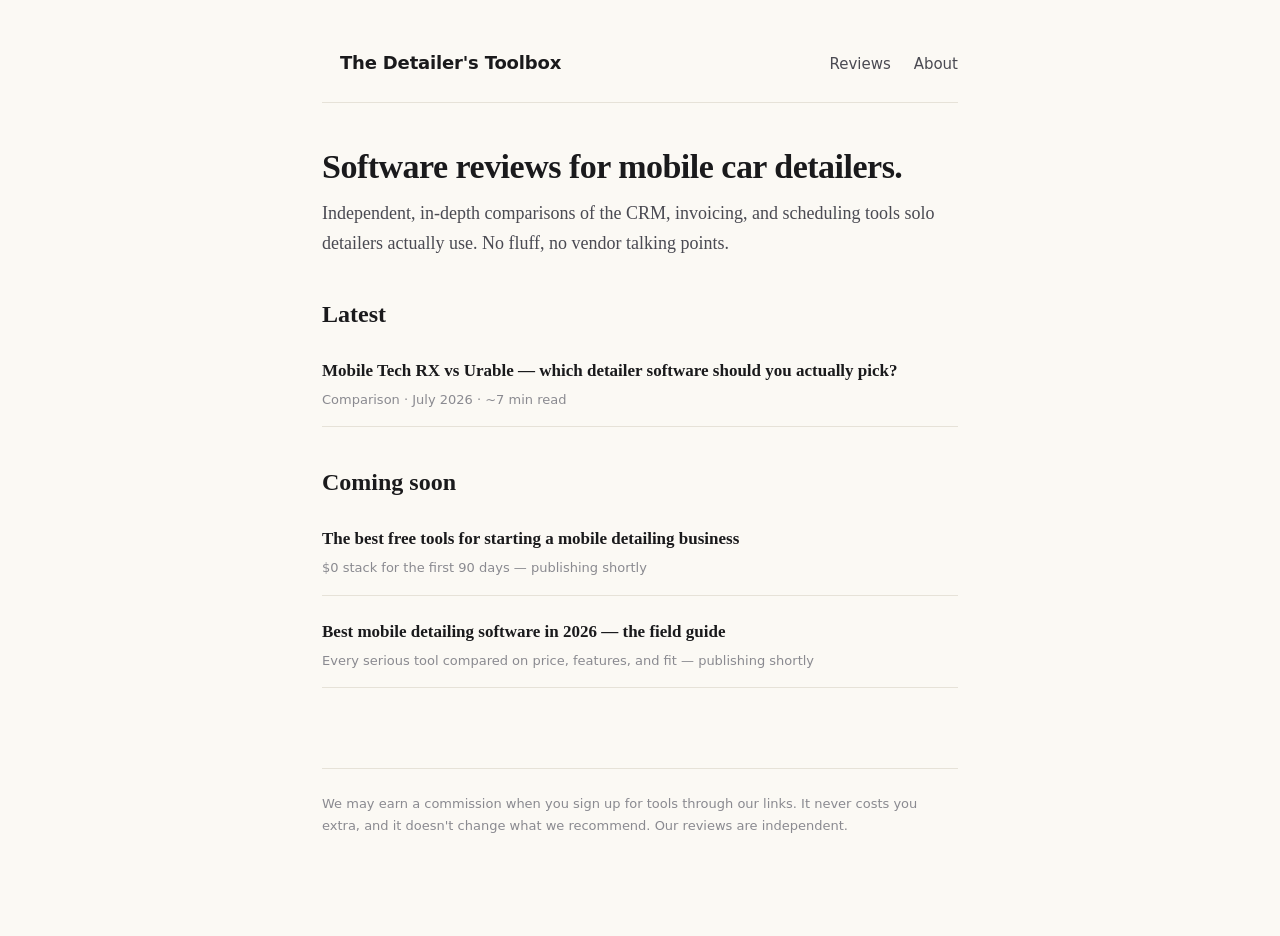
<file: index.html>
<!DOCTYPE html>
<html lang="en">
<head>
<meta charset="utf-8">
<meta name="viewport" content="width=device-width, initial-scale=1">
<title>The Detailer's Toolbox — honest reviews of software for mobile car detailers</title>
<meta name="description" content="Independent, in-depth reviews and comparisons of the software mobile car detailers actually use — CRM, invoicing, scheduling, and payments.">
<meta property="og:title" content="The Detailer's Toolbox">
<meta property="og:description" content="Independent software reviews for mobile car detailers.">
<meta property="og:type" content="website">
<link rel="stylesheet" href="assets/style.css">
</head>
<body>
<div class="wrap">

<nav class="site-nav">
  <a class="brand" href="/">The Detailer's Toolbox</a>
  <div>
    <a href="/">Reviews</a>
    <a href="/">About</a>
  </div>
</nav>

<h1>Software reviews for mobile car detailers.</h1>
<p class="subtitle">Independent, in-depth comparisons of the CRM, invoicing, and scheduling tools solo detailers actually use. No fluff, no vendor talking points.</p>

<h2>Latest</h2>
<ul class="post-list">
  <li>
    <a href="posts/mobile-tech-rx-vs-urable">Mobile Tech RX vs Urable &mdash; which detailer software should you actually pick?</a>
    <div class="post-meta">Comparison &middot; July 2026 &middot; ~7 min read</div>
  </li>
</ul>

<h2>Coming soon</h2>
<ul class="post-list">
  <li>
    <a href="#">The best free tools for starting a mobile detailing business</a>
    <div class="post-meta">$0 stack for the first 90 days &mdash; publishing shortly</div>
  </li>
  <li>
    <a href="#">Best mobile detailing software in 2026 &mdash; the field guide</a>
    <div class="post-meta">Every serious tool compared on price, features, and fit &mdash; publishing shortly</div>
  </li>
</ul>

<footer>
  We may earn a commission when you sign up for tools through our links. It never costs you extra, and it doesn't change what we recommend. Our reviews are independent.
</footer>

</div>
</body>
</html>
</file>
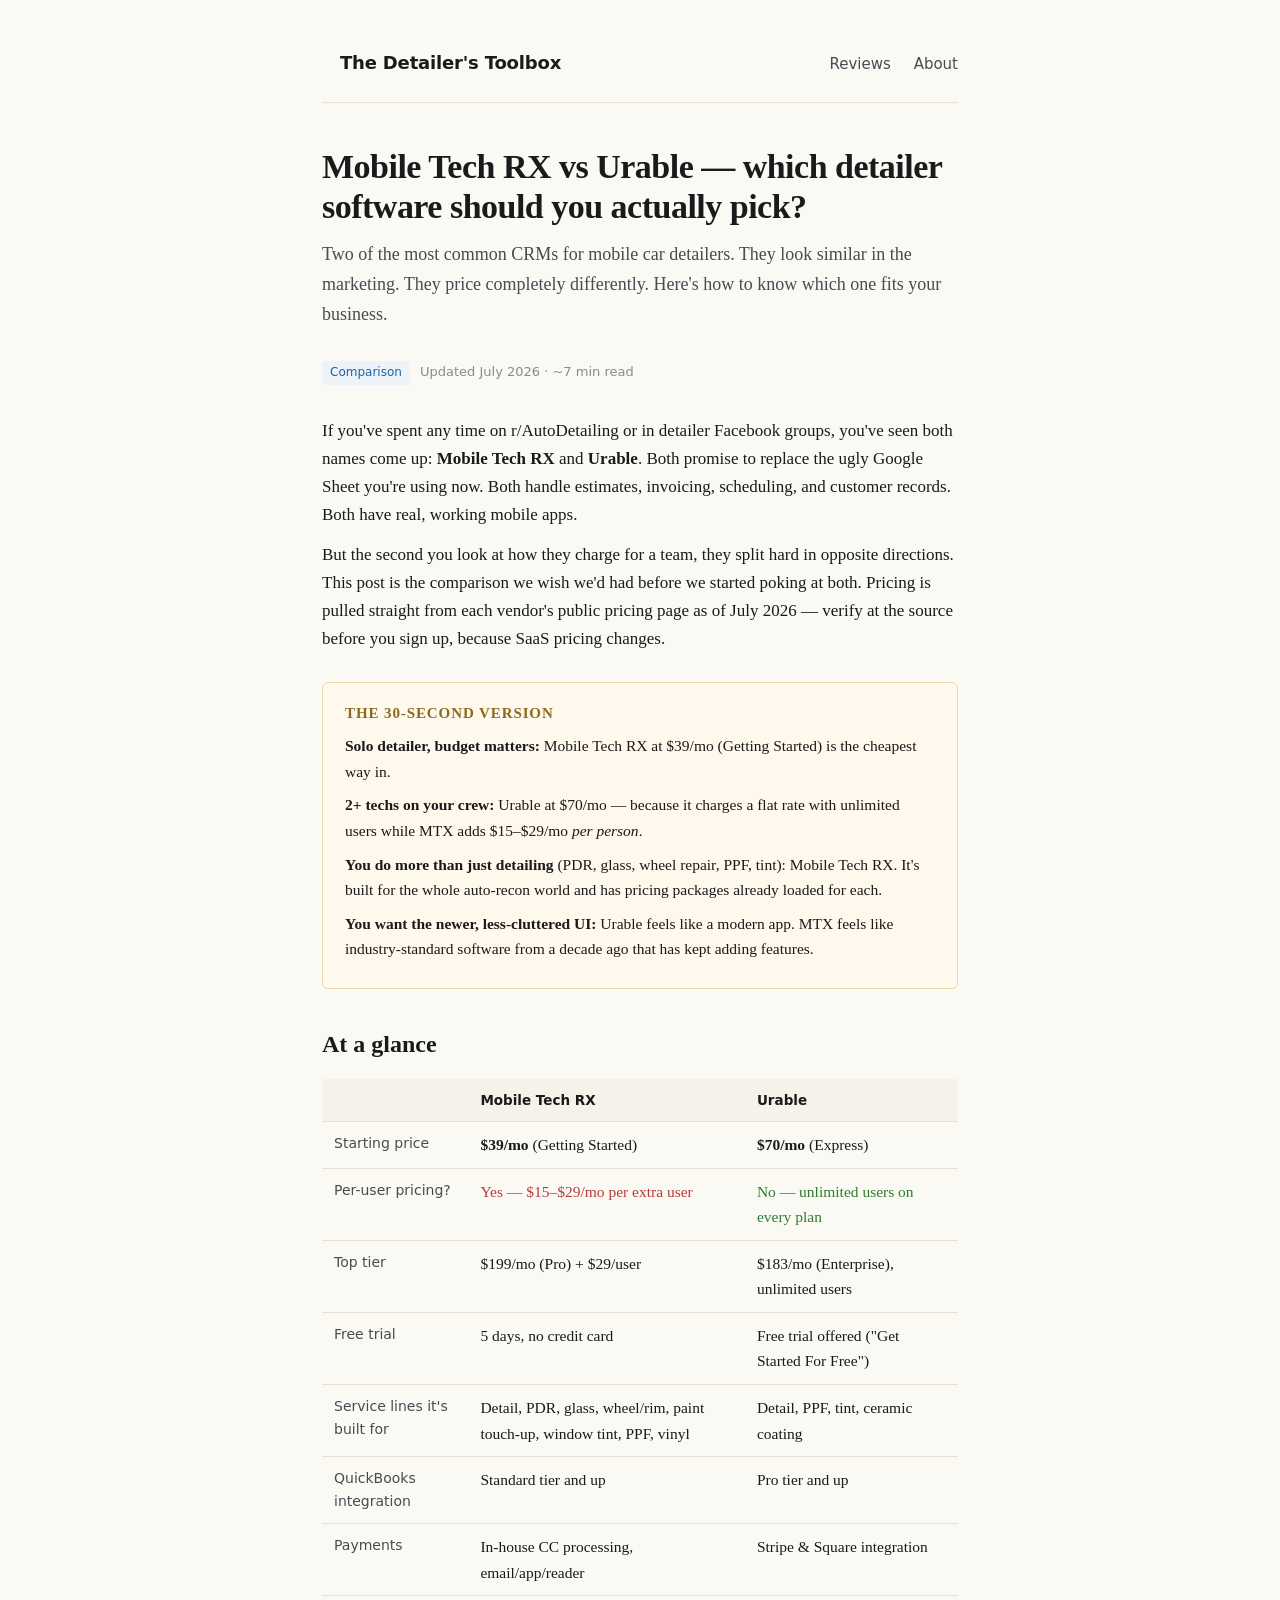
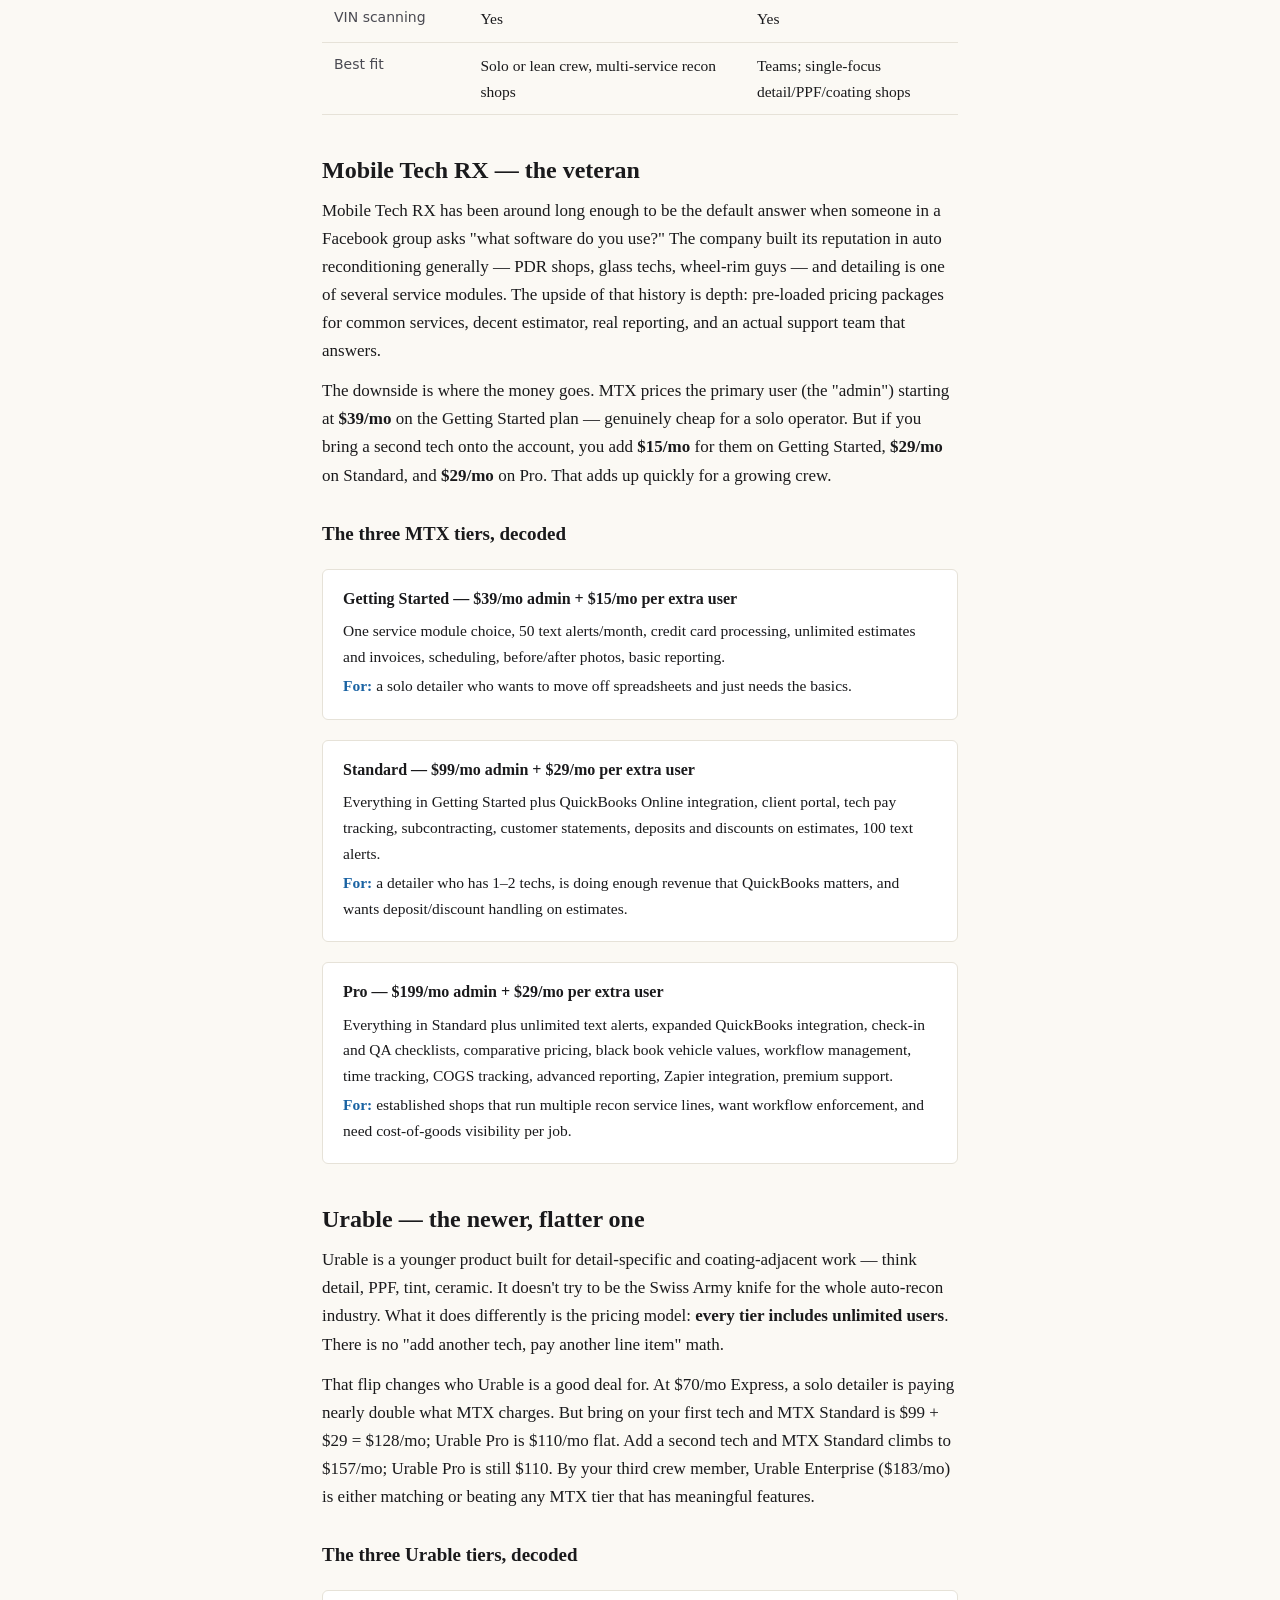
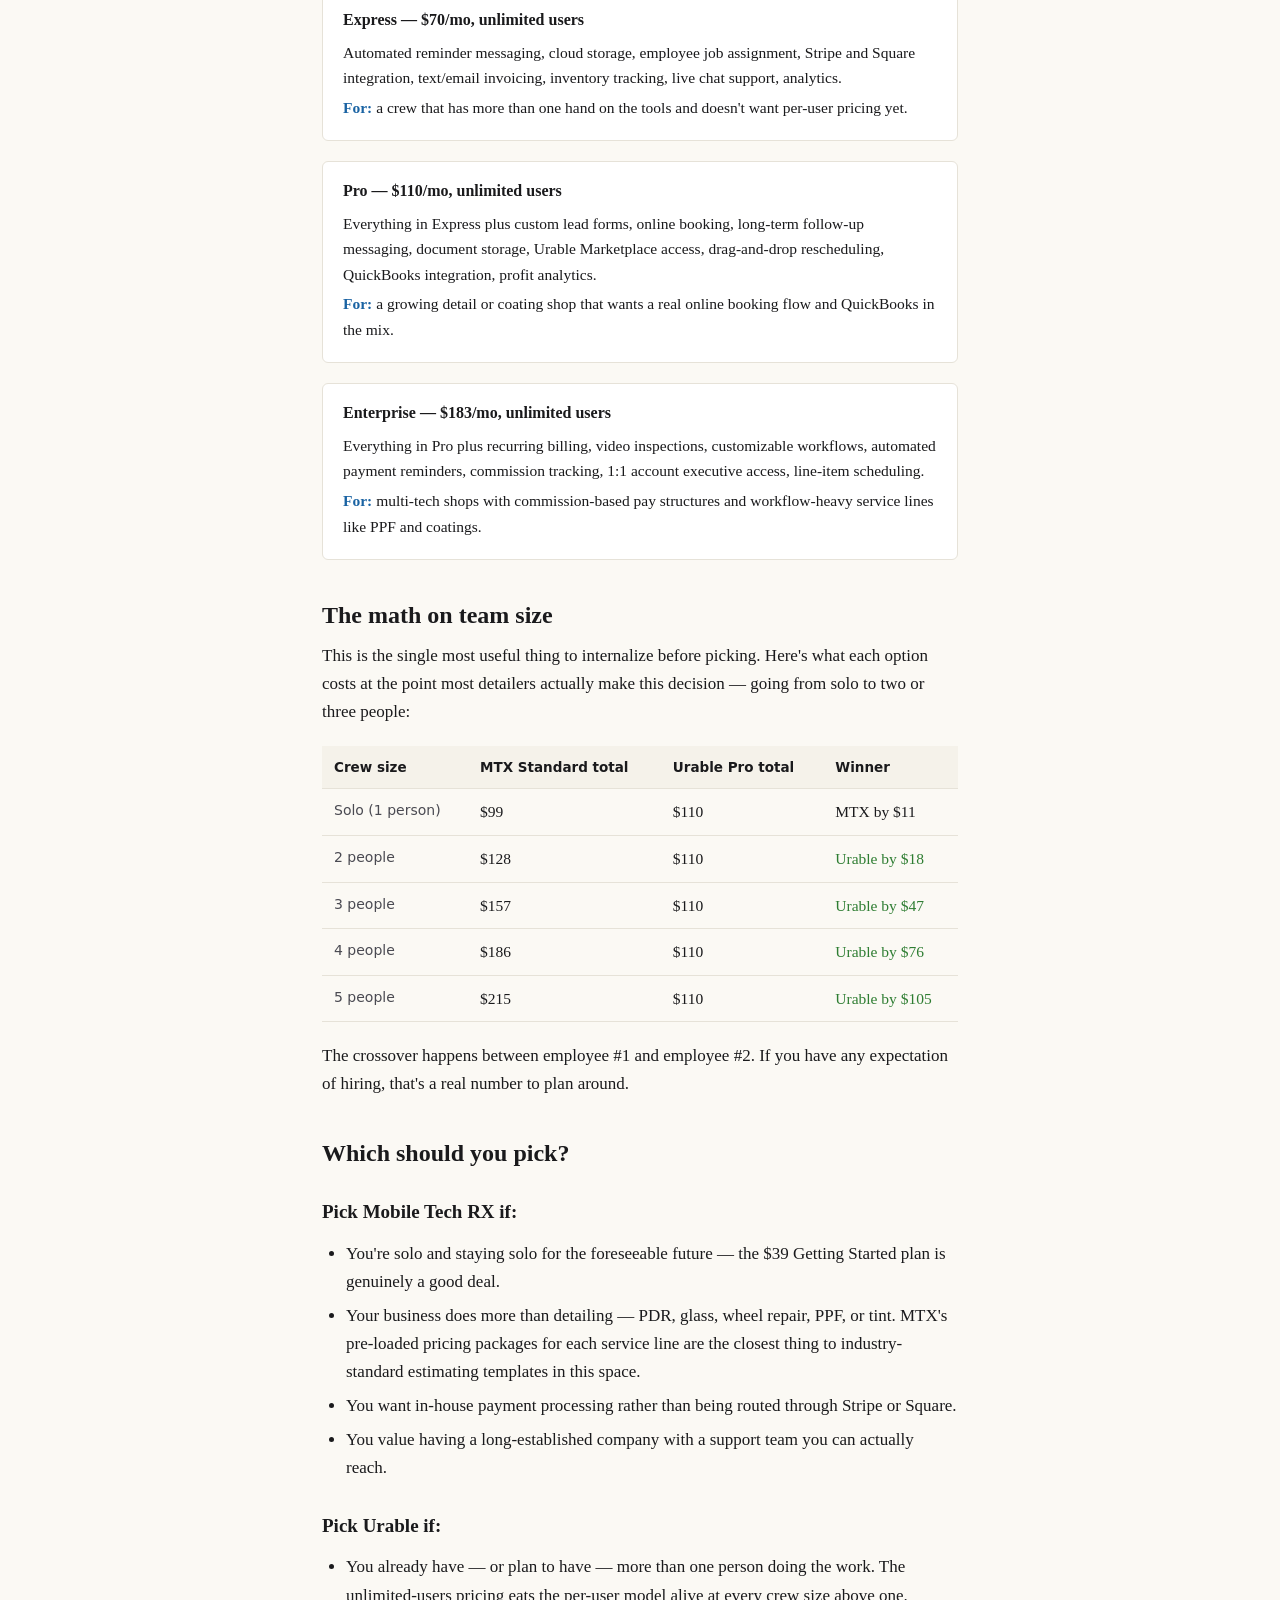
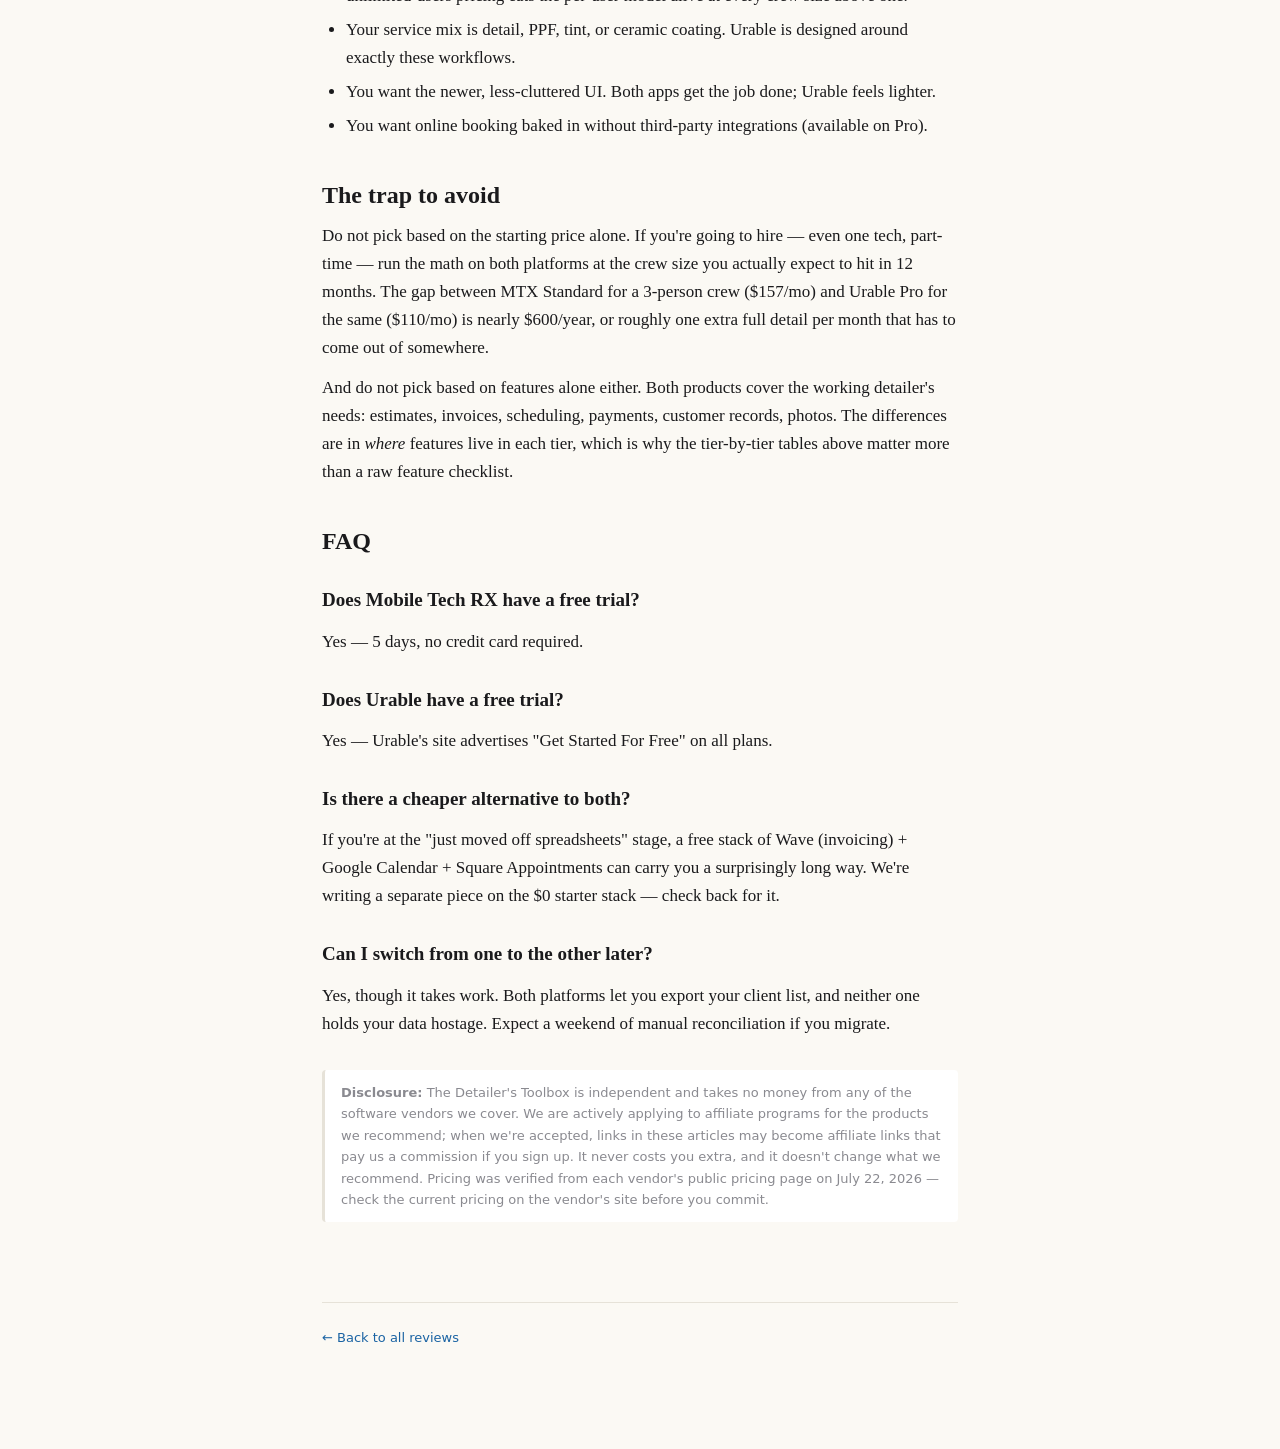
<file: posts/mobile-tech-rx-vs-urable.html>
<!DOCTYPE html>
<html lang="en">
<head>
<meta charset="utf-8">
<meta name="viewport" content="width=device-width, initial-scale=1">
<title>Mobile Tech RX vs Urable (2026) — which detailer software should you actually pick?</title>
<meta name="description" content="A real comparison of Mobile Tech RX and Urable for mobile car detailers. Current pricing, the per-user gotcha that changes everything, and which one fits solo operators vs small crews.">
<link rel="canonical" href="https://moneyp-site-detailers.duckboii-business.workers.dev/posts/mobile-tech-rx-vs-urable">
<meta property="og:title" content="Mobile Tech RX vs Urable (2026)">
<meta property="og:description" content="A real comparison for mobile detailers. Current pricing, the per-user gotcha, and how to pick.">
<meta property="og:type" content="article">
<meta property="og:url" content="https://moneyp-site-detailers.duckboii-business.workers.dev/posts/mobile-tech-rx-vs-urable">
<link rel="stylesheet" href="../assets/style.css">
</head>
<body>
<div class="wrap">

<nav class="site-nav">
  <a class="brand" href="../">The Detailer's Toolbox</a>
  <div>
    <a href="../">Reviews</a>
    <a href="../">About</a>
  </div>
</nav>

<article>

<h1>Mobile Tech RX vs Urable — which detailer software should you actually pick?</h1>
<p class="subtitle">Two of the most common CRMs for mobile car detailers. They look similar in the marketing. They price completely differently. Here's how to know which one fits your business.</p>
<div class="byline">
  <span class="tag">Comparison</span>
  Updated July 2026 &middot; ~7 min read
</div>

<p>If you've spent any time on r/AutoDetailing or in detailer Facebook groups, you've seen both names come up: <strong>Mobile Tech RX</strong> and <strong>Urable</strong>. Both promise to replace the ugly Google Sheet you're using now. Both handle estimates, invoicing, scheduling, and customer records. Both have real, working mobile apps.</p>

<p>But the second you look at how they charge for a team, they split hard in opposite directions. This post is the comparison we wish we'd had before we started poking at both. Pricing is pulled straight from each vendor's public pricing page as of July 2026 &mdash; verify at the source before you sign up, because SaaS pricing changes.</p>

<div class="tldr">
  <h3>The 30-second version</h3>
  <p><strong>Solo detailer, budget matters:</strong> Mobile Tech RX at $39/mo (Getting Started) is the cheapest way in.</p>
  <p><strong>2+ techs on your crew:</strong> Urable at $70/mo &mdash; because it charges a flat rate with unlimited users while MTX adds $15&ndash;$29/mo <em>per person</em>.</p>
  <p><strong>You do more than just detailing</strong> (PDR, glass, wheel repair, PPF, tint): Mobile Tech RX. It's built for the whole auto-recon world and has pricing packages already loaded for each.</p>
  <p><strong>You want the newer, less-cluttered UI:</strong> Urable feels like a modern app. MTX feels like industry-standard software from a decade ago that has kept adding features.</p>
</div>

<h2>At a glance</h2>

<table class="compare-table">
  <thead>
    <tr>
      <th></th>
      <th>Mobile Tech RX</th>
      <th>Urable</th>
    </tr>
  </thead>
  <tbody>
    <tr>
      <td>Starting price</td>
      <td><strong>$39/mo</strong> (Getting Started)</td>
      <td><strong>$70/mo</strong> (Express)</td>
    </tr>
    <tr>
      <td>Per-user pricing?</td>
      <td class="no">Yes &mdash; $15&ndash;$29/mo per extra user</td>
      <td class="yes">No &mdash; unlimited users on every plan</td>
    </tr>
    <tr>
      <td>Top tier</td>
      <td>$199/mo (Pro) + $29/user</td>
      <td>$183/mo (Enterprise), unlimited users</td>
    </tr>
    <tr>
      <td>Free trial</td>
      <td>5 days, no credit card</td>
      <td>Free trial offered ("Get Started For Free")</td>
    </tr>
    <tr>
      <td>Service lines it's built for</td>
      <td>Detail, PDR, glass, wheel/rim, paint touch-up, window tint, PPF, vinyl</td>
      <td>Detail, PPF, tint, ceramic coating</td>
    </tr>
    <tr>
      <td>QuickBooks integration</td>
      <td>Standard tier and up</td>
      <td>Pro tier and up</td>
    </tr>
    <tr>
      <td>Payments</td>
      <td>In-house CC processing, email/app/reader</td>
      <td>Stripe &amp; Square integration</td>
    </tr>
    <tr>
      <td>VIN scanning</td>
      <td>Yes</td>
      <td>Yes</td>
    </tr>
    <tr>
      <td>Best fit</td>
      <td>Solo or lean crew, multi-service recon shops</td>
      <td>Teams; single-focus detail/PPF/coating shops</td>
    </tr>
  </tbody>
</table>

<h2>Mobile Tech RX &mdash; the veteran</h2>

<p>Mobile Tech RX has been around long enough to be the default answer when someone in a Facebook group asks "what software do you use?" The company built its reputation in auto reconditioning generally &mdash; PDR shops, glass techs, wheel-rim guys &mdash; and detailing is one of several service modules. The upside of that history is depth: pre-loaded pricing packages for common services, decent estimator, real reporting, and an actual support team that answers.</p>

<p>The downside is where the money goes. MTX prices the primary user (the "admin") starting at <strong>$39/mo</strong> on the Getting Started plan &mdash; genuinely cheap for a solo operator. But if you bring a second tech onto the account, you add <strong>$15/mo</strong> for them on Getting Started, <strong>$29/mo</strong> on Standard, and <strong>$29/mo</strong> on Pro. That adds up quickly for a growing crew.</p>

<h3>The three MTX tiers, decoded</h3>

<div class="verdict-box">
  <h4>Getting Started &mdash; $39/mo admin + $15/mo per extra user</h4>
  <p>One service module choice, 50 text alerts/month, credit card processing, unlimited estimates and invoices, scheduling, before/after photos, basic reporting.</p>
  <p><span class="who">For:</span> a solo detailer who wants to move off spreadsheets and just needs the basics.</p>
</div>

<div class="verdict-box">
  <h4>Standard &mdash; $99/mo admin + $29/mo per extra user</h4>
  <p>Everything in Getting Started plus QuickBooks Online integration, client portal, tech pay tracking, subcontracting, customer statements, deposits and discounts on estimates, 100 text alerts.</p>
  <p><span class="who">For:</span> a detailer who has 1&ndash;2 techs, is doing enough revenue that QuickBooks matters, and wants deposit/discount handling on estimates.</p>
</div>

<div class="verdict-box">
  <h4>Pro &mdash; $199/mo admin + $29/mo per extra user</h4>
  <p>Everything in Standard plus unlimited text alerts, expanded QuickBooks integration, check-in and QA checklists, comparative pricing, black book vehicle values, workflow management, time tracking, COGS tracking, advanced reporting, Zapier integration, premium support.</p>
  <p><span class="who">For:</span> established shops that run multiple recon service lines, want workflow enforcement, and need cost-of-goods visibility per job.</p>
</div>

<h2>Urable &mdash; the newer, flatter one</h2>

<p>Urable is a younger product built for detail-specific and coating-adjacent work &mdash; think detail, PPF, tint, ceramic. It doesn't try to be the Swiss Army knife for the whole auto-recon industry. What it does differently is the pricing model: <strong>every tier includes unlimited users</strong>. There is no "add another tech, pay another line item" math.</p>

<p>That flip changes who Urable is a good deal for. At $70/mo Express, a solo detailer is paying nearly double what MTX charges. But bring on your first tech and MTX Standard is $99 + $29 = $128/mo; Urable Pro is $110/mo flat. Add a second tech and MTX Standard climbs to $157/mo; Urable Pro is still $110. By your third crew member, Urable Enterprise ($183/mo) is either matching or beating any MTX tier that has meaningful features.</p>

<h3>The three Urable tiers, decoded</h3>

<div class="verdict-box">
  <h4>Express &mdash; $70/mo, unlimited users</h4>
  <p>Automated reminder messaging, cloud storage, employee job assignment, Stripe and Square integration, text/email invoicing, inventory tracking, live chat support, analytics.</p>
  <p><span class="who">For:</span> a crew that has more than one hand on the tools and doesn't want per-user pricing yet.</p>
</div>

<div class="verdict-box">
  <h4>Pro &mdash; $110/mo, unlimited users</h4>
  <p>Everything in Express plus custom lead forms, online booking, long-term follow-up messaging, document storage, Urable Marketplace access, drag-and-drop rescheduling, QuickBooks integration, profit analytics.</p>
  <p><span class="who">For:</span> a growing detail or coating shop that wants a real online booking flow and QuickBooks in the mix.</p>
</div>

<div class="verdict-box">
  <h4>Enterprise &mdash; $183/mo, unlimited users</h4>
  <p>Everything in Pro plus recurring billing, video inspections, customizable workflows, automated payment reminders, commission tracking, 1:1 account executive access, line-item scheduling.</p>
  <p><span class="who">For:</span> multi-tech shops with commission-based pay structures and workflow-heavy service lines like PPF and coatings.</p>
</div>

<h2>The math on team size</h2>

<p>This is the single most useful thing to internalize before picking. Here's what each option costs at the point most detailers actually make this decision &mdash; going from solo to two or three people:</p>

<table class="compare-table">
  <thead>
    <tr>
      <th>Crew size</th>
      <th>MTX Standard total</th>
      <th>Urable Pro total</th>
      <th>Winner</th>
    </tr>
  </thead>
  <tbody>
    <tr><td>Solo (1 person)</td><td>$99</td><td>$110</td><td>MTX by $11</td></tr>
    <tr><td>2 people</td><td>$128</td><td>$110</td><td class="yes">Urable by $18</td></tr>
    <tr><td>3 people</td><td>$157</td><td>$110</td><td class="yes">Urable by $47</td></tr>
    <tr><td>4 people</td><td>$186</td><td>$110</td><td class="yes">Urable by $76</td></tr>
    <tr><td>5 people</td><td>$215</td><td>$110</td><td class="yes">Urable by $105</td></tr>
  </tbody>
</table>

<p>The crossover happens between employee #1 and employee #2. If you have any expectation of hiring, that's a real number to plan around.</p>

<h2>Which should you pick?</h2>

<h3>Pick Mobile Tech RX if:</h3>
<ul>
  <li>You're solo and staying solo for the foreseeable future &mdash; the $39 Getting Started plan is genuinely a good deal.</li>
  <li>Your business does more than detailing &mdash; PDR, glass, wheel repair, PPF, or tint. MTX's pre-loaded pricing packages for each service line are the closest thing to industry-standard estimating templates in this space.</li>
  <li>You want in-house payment processing rather than being routed through Stripe or Square.</li>
  <li>You value having a long-established company with a support team you can actually reach.</li>
</ul>

<h3>Pick Urable if:</h3>
<ul>
  <li>You already have &mdash; or plan to have &mdash; more than one person doing the work. The unlimited-users pricing eats the per-user model alive at every crew size above one.</li>
  <li>Your service mix is detail, PPF, tint, or ceramic coating. Urable is designed around exactly these workflows.</li>
  <li>You want the newer, less-cluttered UI. Both apps get the job done; Urable feels lighter.</li>
  <li>You want online booking baked in without third-party integrations (available on Pro).</li>
</ul>

<h2>The trap to avoid</h2>

<p>Do not pick based on the starting price alone. If you're going to hire &mdash; even one tech, part-time &mdash; run the math on both platforms at the crew size you actually expect to hit in 12 months. The gap between MTX Standard for a 3-person crew ($157/mo) and Urable Pro for the same ($110/mo) is nearly $600/year, or roughly one extra full detail per month that has to come out of somewhere.</p>

<p>And do not pick based on features alone either. Both products cover the working detailer's needs: estimates, invoices, scheduling, payments, customer records, photos. The differences are in <em>where</em> features live in each tier, which is why the tier-by-tier tables above matter more than a raw feature checklist.</p>

<h2>FAQ</h2>

<h3>Does Mobile Tech RX have a free trial?</h3>
<p>Yes &mdash; 5 days, no credit card required.</p>

<h3>Does Urable have a free trial?</h3>
<p>Yes &mdash; Urable's site advertises "Get Started For Free" on all plans.</p>

<h3>Is there a cheaper alternative to both?</h3>
<p>If you're at the "just moved off spreadsheets" stage, a free stack of Wave (invoicing) + Google Calendar + Square Appointments can carry you a surprisingly long way. We're writing a separate piece on the $0 starter stack &mdash; check back for it.</p>

<h3>Can I switch from one to the other later?</h3>
<p>Yes, though it takes work. Both platforms let you export your client list, and neither one holds your data hostage. Expect a weekend of manual reconciliation if you migrate.</p>

<div class="disclosure">
  <strong>Disclosure:</strong> The Detailer's Toolbox is independent and takes no money from any of the software vendors we cover. We are actively applying to affiliate programs for the products we recommend; when we're accepted, links in these articles may become affiliate links that pay us a commission if you sign up. It never costs you extra, and it doesn't change what we recommend. Pricing was verified from each vendor's public pricing page on July 22, 2026 &mdash; check the current pricing on the vendor's site before you commit.
</div>

</article>

<footer>
  <a href="../">&larr; Back to all reviews</a>
</footer>

</div>
</body>
</html>
</file>
<file: assets/style.css>
:root {
  --bg: #fbf9f4;
  --panel: #ffffff;
  --ink: #1a1a1c;
  --ink-soft: #4a4a52;
  --dim: #8a8a90;
  --rule: #e6e2d8;
  --accent: #1a63a3;
  --accent-soft: #edf3f9;
}

* { box-sizing: border-box; }
html, body { margin: 0; padding: 0; background: var(--bg); color: var(--ink); }
body {
  font: 17px/1.65 Georgia, "Iowan Old Style", "Palatino Linotype", serif;
  -webkit-font-smoothing: antialiased;
}

.wrap { max-width: 680px; margin: 0 auto; padding: 48px 22px 100px; }

.site-nav {
  display: flex; justify-content: space-between; align-items: baseline;
  padding-bottom: 24px; border-bottom: 1px solid var(--rule); margin-bottom: 44px;
  font-family: -apple-system, BlinkMacSystemFont, "Segoe UI", system-ui, sans-serif;
  font-size: 15px;
}
.site-nav .brand {
  color: var(--ink); text-decoration: none; font-weight: 700; letter-spacing: -0.01em;
  font-size: 18px;
}
.site-nav a { color: var(--ink-soft); text-decoration: none; margin-left: 18px; }
.site-nav a:hover { color: var(--accent); }

h1 { font-size: 34px; line-height: 1.2; letter-spacing: -0.015em; margin: 0 0 12px; }
h2 { font-size: 24px; line-height: 1.25; margin: 40px 0 10px; }
h3 { font-size: 19px; margin: 28px 0 8px; }

p, ul, ol { margin: 12px 0; }
ul, ol { padding-left: 24px; }
li { margin: 6px 0; }

.subtitle { color: var(--ink-soft); font-size: 18px; margin: 0 0 32px; }
.byline {
  font-family: -apple-system, BlinkMacSystemFont, "Segoe UI", system-ui, sans-serif;
  font-size: 13px; color: var(--dim); margin-bottom: 32px;
}

a { color: var(--accent); text-decoration: none; }
a:hover { text-decoration: underline; }

.post-list { list-style: none; padding: 0; }
.post-list li { padding: 16px 0; border-bottom: 1px solid var(--rule); }
.post-list a { color: var(--ink); font-weight: 600; }
.post-list a:hover { color: var(--accent); }
.post-list .post-meta {
  font-family: -apple-system, BlinkMacSystemFont, "Segoe UI", system-ui, sans-serif;
  font-size: 13px; color: var(--dim); margin-top: 4px;
}

.callout {
  background: var(--accent-soft); border-left: 3px solid var(--accent);
  padding: 14px 18px; margin: 24px 0; border-radius: 4px;
  font-size: 15.5px;
}

footer {
  margin-top: 80px; padding-top: 24px; border-top: 1px solid var(--rule);
  font-family: -apple-system, BlinkMacSystemFont, "Segoe UI", system-ui, sans-serif;
  font-size: 13px; color: var(--dim);
}

code { background: #f0ede4; padding: 1px 5px; border-radius: 3px; font-size: 0.94em; }

/* Article-specific */
.tldr {
  background: #fff8ec; border: 1px solid #f0d9a8;
  border-radius: 6px; padding: 18px 22px; margin: 28px 0;
}
.tldr h3 { margin-top: 0; font-size: 15px; letter-spacing: 0.06em; text-transform: uppercase; color: #8a6a1e; }
.tldr p { font-size: 15.5px; margin: 8px 0; }

.compare-table { width: 100%; border-collapse: collapse; margin: 20px 0; font-size: 15.5px; }
.compare-table th, .compare-table td { padding: 10px 12px; text-align: left; border-bottom: 1px solid var(--rule); vertical-align: top; }
.compare-table th { background: #f5f2ea; font-family: -apple-system, BlinkMacSystemFont, "Segoe UI", system-ui, sans-serif; font-size: 13.5px; }
.compare-table td:first-child { color: var(--ink-soft); font-family: -apple-system, BlinkMacSystemFont, "Segoe UI", system-ui, sans-serif; font-size: 14px; }
.compare-table strong { color: var(--ink); }
.compare-table .yes { color: #2e7d32; }
.compare-table .no { color: #b93b3b; }

.verdict-box {
  border: 1px solid var(--rule); border-radius: 6px; padding: 16px 20px; margin: 20px 0;
  background: var(--panel);
}
.verdict-box h4 { margin: 0 0 6px; font-size: 16px; }
.verdict-box p { margin: 4px 0; font-size: 15.5px; }
.verdict-box .who { color: var(--accent); font-weight: 700; }

.disclosure {
  font-family: -apple-system, BlinkMacSystemFont, "Segoe UI", system-ui, sans-serif;
  font-size: 13px; color: var(--dim); margin: 32px 0 0;
  padding: 12px 16px; background: var(--panel); border-radius: 4px;
  border-left: 3px solid var(--rule);
}

.tag {
  display: inline-block; font-family: -apple-system, BlinkMacSystemFont, "Segoe UI", system-ui, sans-serif;
  font-size: 12px; padding: 2px 8px; border-radius: 3px; margin-right: 6px;
  background: var(--accent-soft); color: var(--accent);
}
</file>
